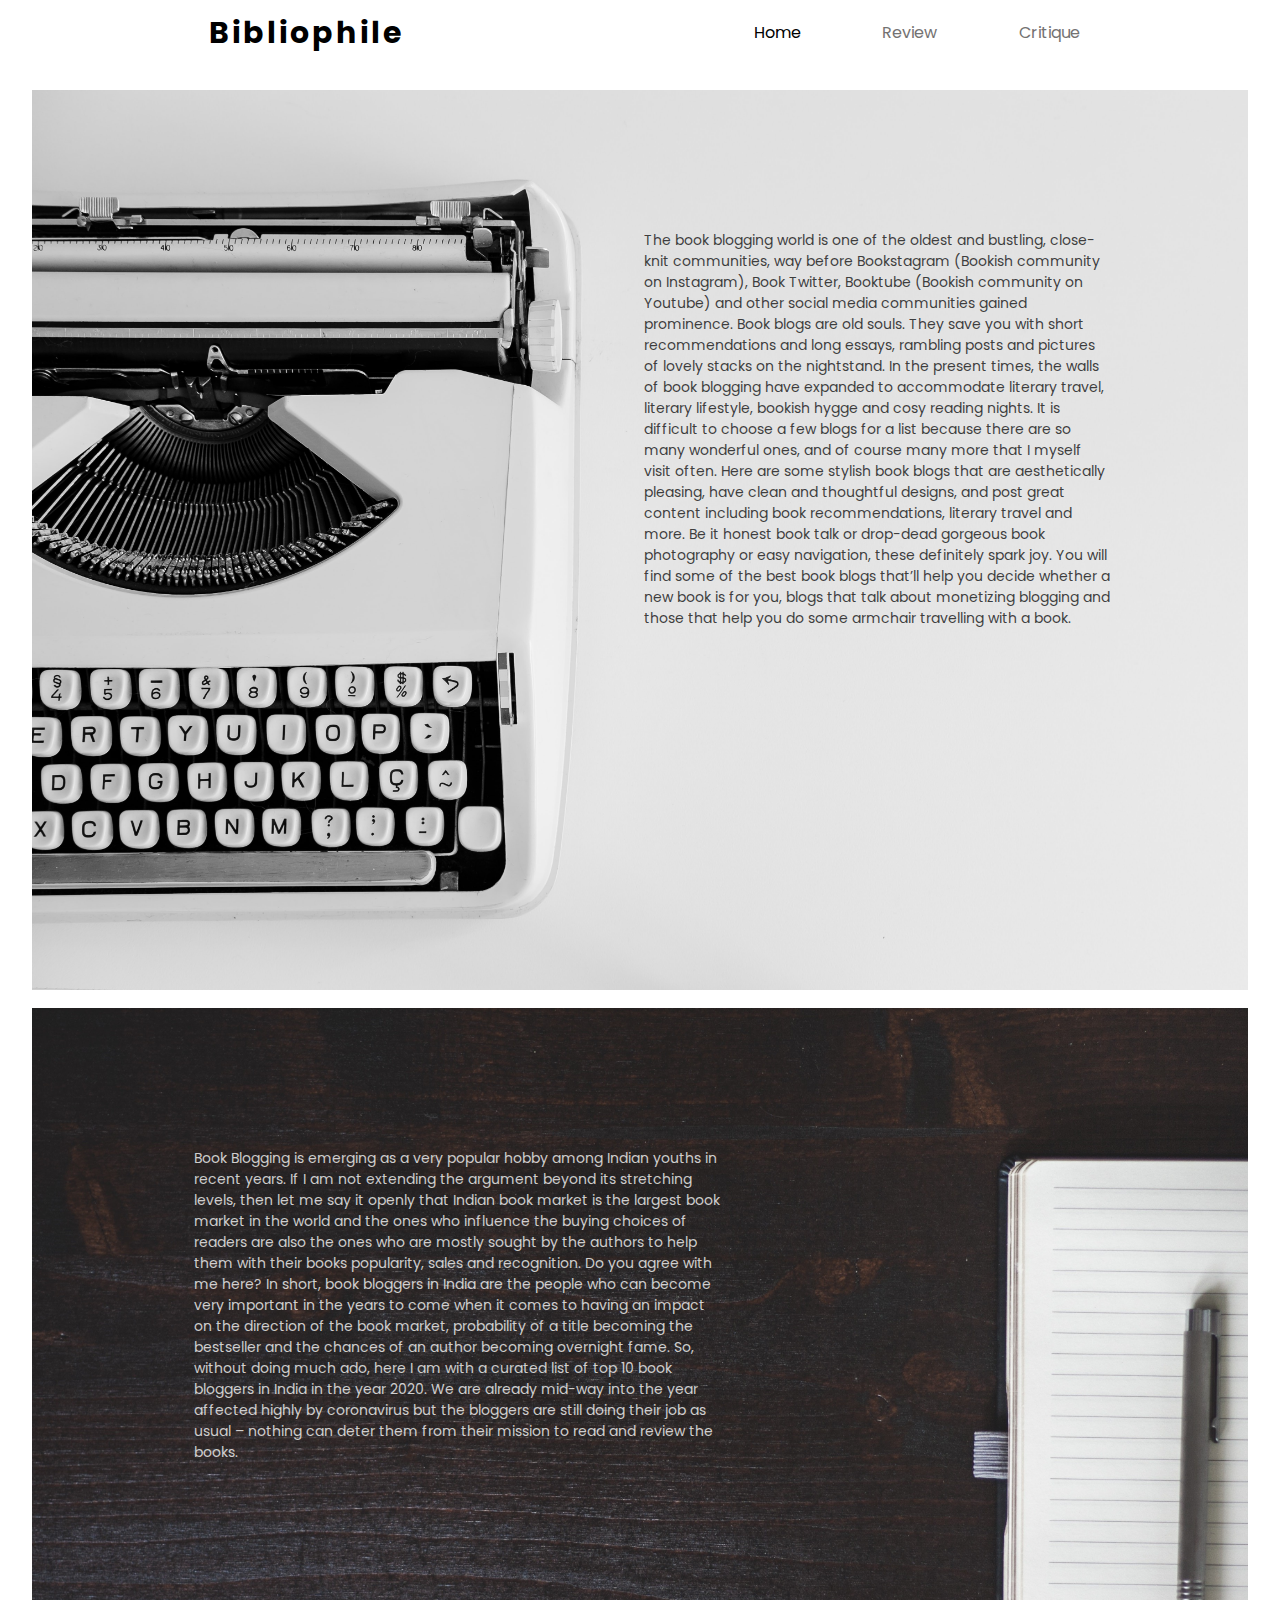
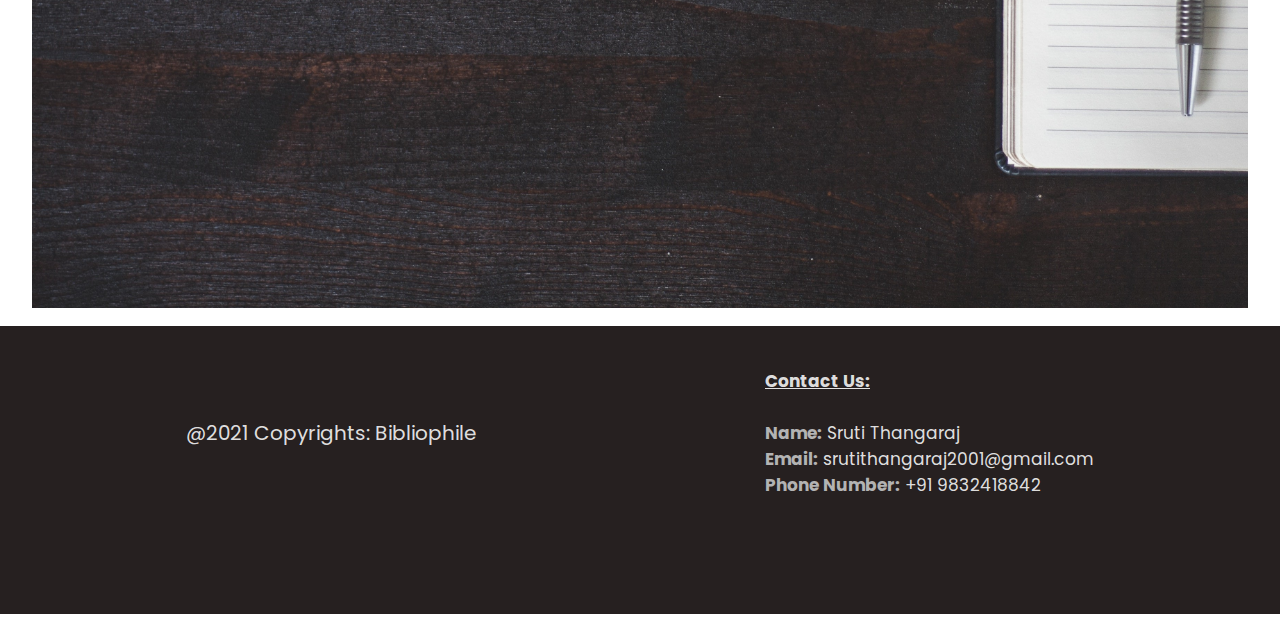
<file: index.html>
<!DOCTYPE html>
<html lang="en">
  <head>
    <meta charset="UTF-8" />
    <meta http-equiv="X-UA-Compatible" content="IE=edge" />
    <meta name="viewport" content="width=device-width, initial-scale=1.0" />
    <link rel="stylesheet" href="./styles/index.css" />




    <title>Document</title>
  </head>
  <body>
    <!-- header  -->

    <div id="header">
      <div>
        <h3>Bibliophile</h3>
      </div>
      <div class="nav">
        <ul class="nav-list">
          <li><a id="home" href="./index.html">Home</a></li>
          <li><a id="review" href="./review.html">Review</a></li>
          <li><a id="contact" href="./critique.html">Critique</a></li>
        </ul>
      </div>
      <img src="./Images/menu.png" id="menu" onclick="handleMenu()" />

 
    </div>



    <div id='mobile-container'>

      <ul class="mobile-nav-list">
        <li><a id="m-home" href="./index.html">Home</a></li>
        <hr>
        <li><a id="m-review" href="./review.html">Review</a></li>
        <hr>

        <li><a id="m-contact" href="./critique.html">Critique</a></li>
      </ul>

    </div>


    </div>
    <!-- header  -->

    <div class="section1">
      <div id="content1">
        <p>
          The book blogging world is one of the oldest and bustling, close-knit
          communities, way before Bookstagram (Bookish community on Instagram),
          Book Twitter, Booktube (Bookish community on Youtube) and other social
          media communities gained prominence. Book blogs are old souls. They
          save you with short recommendations and long essays, rambling posts
          and pictures of lovely stacks on the nightstand. In the present times,
          the walls of book blogging have expanded to accommodate literary
          travel, literary lifestyle, bookish hygge and cosy reading nights. It
          is difficult to choose a few blogs for a list because there are so
          many wonderful ones, and of course many more that I myself visit
          often. Here are some stylish book blogs that are aesthetically
          pleasing, have clean and thoughtful designs, and post great content
          including book recommendations, literary travel and more. Be it honest
          book talk or drop-dead gorgeous book photography or easy navigation,
          these definitely spark joy. You will find some of the best book blogs
          that’ll help you decide whether a new book is for you, blogs that talk
          about monetizing blogging and those that help you do some armchair
          travelling with a book.
          <br />
          <br />
        </p>
      </div>
    </div>
    <br />

    <div class="section2">
      <div id="content2">
        <p>
          Book Blogging is emerging as a very popular hobby among Indian youths
          in recent years. If I am not extending the argument beyond its
          stretching levels, then let me say it openly that Indian book market
          is the largest book market in the world and the ones who influence the
          buying choices of readers are also the ones who are mostly sought by
          the authors to help them with their books popularity, sales and
          recognition. Do you agree with me here? In short, book bloggers in
          India are the people who can become very important in the years to
          come when it comes to having an impact on the direction of the book
          market, probability of a title becoming the bestseller and the chances
          of an author becoming overnight fame. So, without doing much ado, here
          I am with a curated list of top 10 book bloggers in India in the year
          2020. We are already mid-way into the year affected highly by
          coronavirus but the bloggers are still doing their job as usual –
          nothing can deter them from their mission to read and review the
          books.
          <br />
          <br />
        </p>
      </div>
    </div>
    <br />

    <!-- footer  -->

    <div id="footer">
      <div>
        <p id="copyright">@2021 Copyrights: Bibliophile</p>
      </div>
      <div id="contact">
        <b><u> Contact Us:</u></b
        ><br />
        <br />

        <span style="color: rgb(179, 179, 179)"><b>Name:</b></span
        >&nbsp;Sruti Thangaraj<br />

        <span style="color: rgb(179, 179, 179)"><b>Email:</b></span
        >&nbsp;srutithangaraj2001@gmail.com <br />
        <span style="color: rgb(179, 179, 179)"><b>Phone Number:</b></span
        >&nbsp;+91 9832418842
      </div>
    </div>
    <!-- footer  -->


    <script>
      function handleMenu() {
        var x = document.getElementById("mobile-container");
        if (x.style.display === "block") {
          x.style.display = "none";
        } else {
          x.style.display = "block";
        }
      }
      </script>









  </body>
</html>
</file>
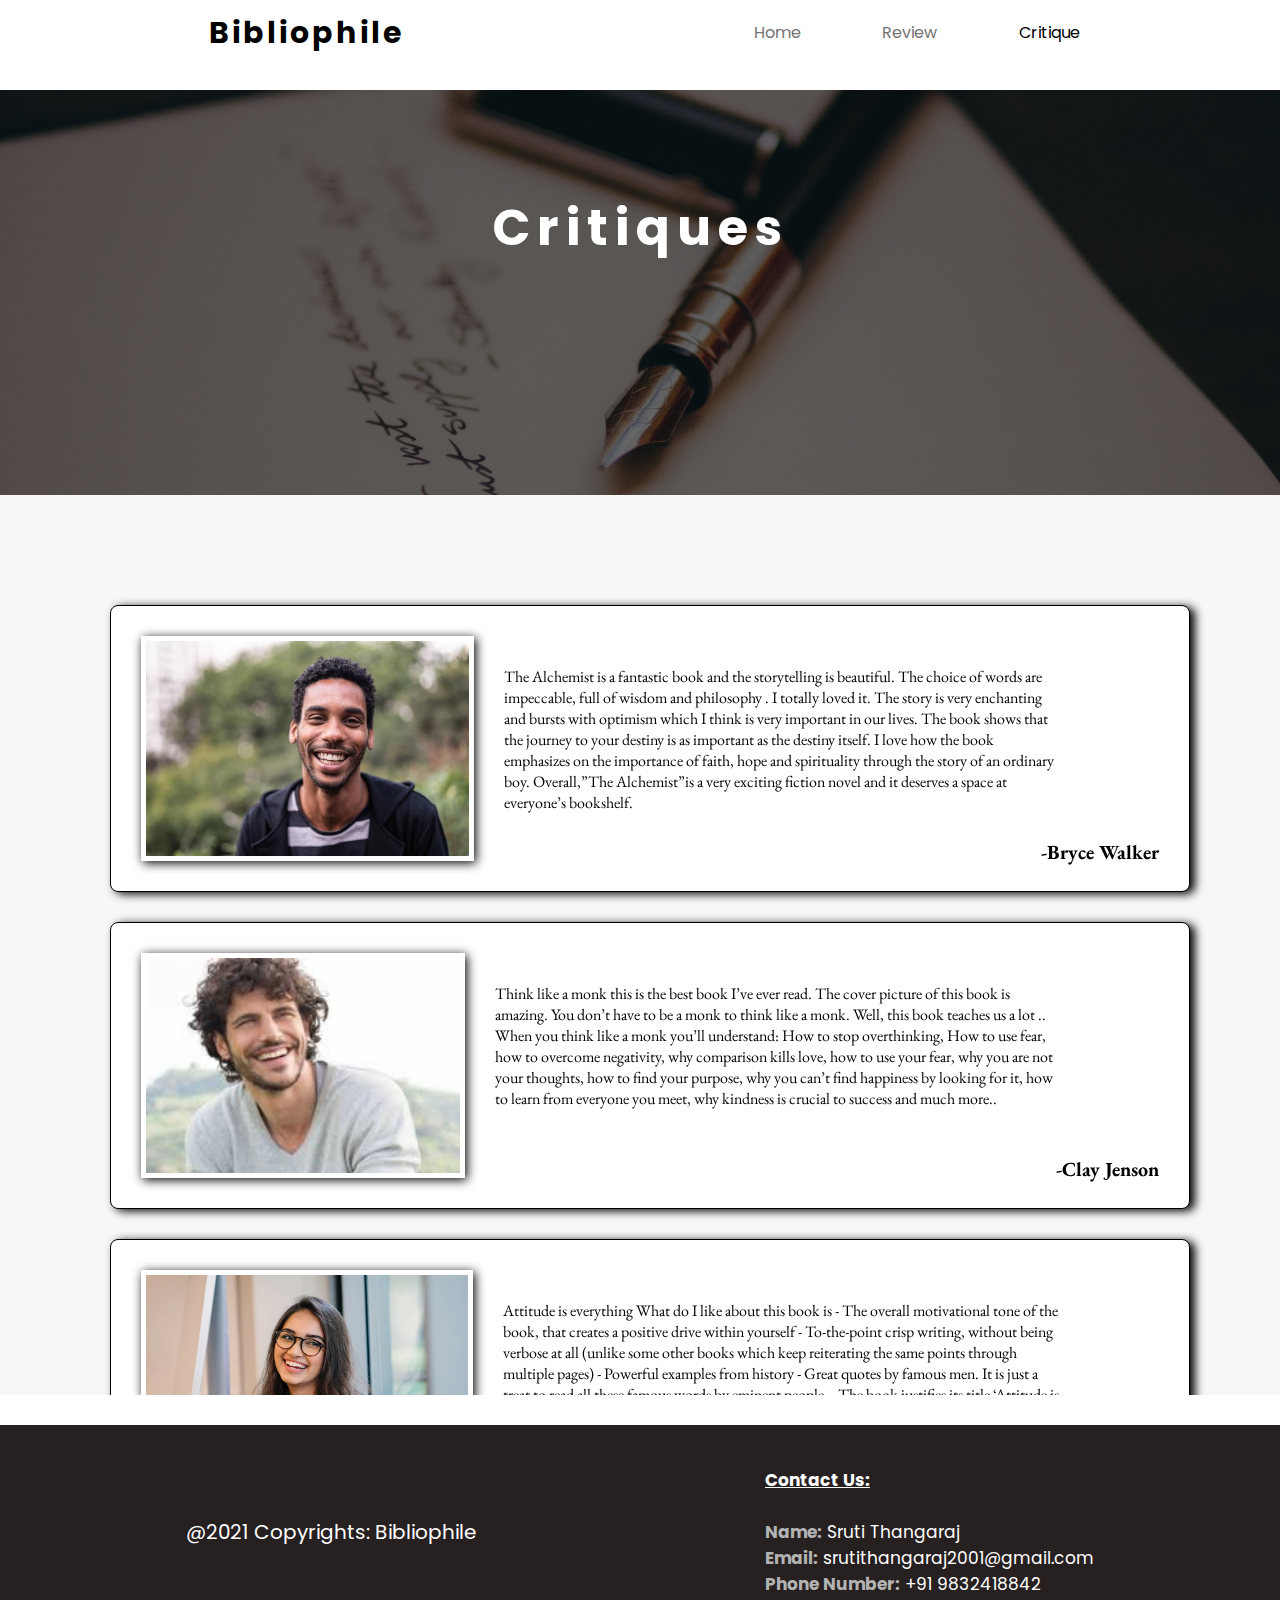
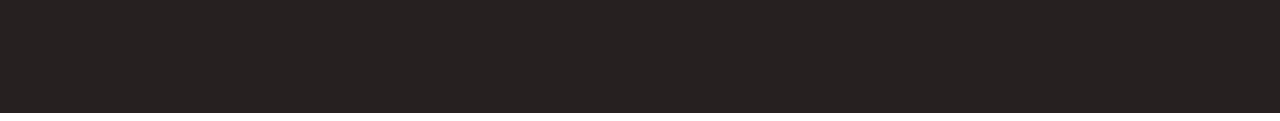
<file: critique.html>
<!DOCTYPE html>
<html lang="en">
  <head>
    <meta charset="UTF-8" />
    <meta http-equiv="X-UA-Compatible" content="IE=edge" />
    <meta name="viewport" content="width=device-width, initial-scale=1.0" />
    <link rel="stylesheet" href="./styles/critique.css" />
    <title>Document</title>
  </head>
  <body>
    <!-- header  -->

    <div id="header">
      <div>
        <h3>Bibliophile</h3>
      </div>
      <div class="nav">
        <ul class="nav-list">
          <li><a id="home" href="./index.html">Home</a></li>
          <li><a id="review" href="./review.html">Review</a></li>
          <li><a id="critique" href="./critique.html">Critique</a></li>
        </ul>
      </div>

      <img src="./Images/menu.png" id="menu" onclick="handleMenu()" />

    </div>

    <div id='mobile-container'>

      <ul class="mobile-nav-list">
        <li><a id="m-home" href="./index.html">Home</a></li>
        <hr>
        <li><a id="m-review" href="./review.html">Review</a></li>
        <hr>

        <li><a id="m-contact" href="./critique.html">Critique</a></li>
      </ul>

    </div>


    </div>

    <!-- header  -->
    <div class="section1">
      <h3 id="critiquehead">Critiques</h3>
    </div>
    <div class="content">
      <div class="container">
        <div class="critic">
          <div class="critic-img">
            <img src="./Images/Picture5.jpg" />
          </div>
          <div class="critique-content">
            <div class="critique-title">
              <p>
                The Alchemist is a fantastic book and the storytelling is
                beautiful. The choice of words are impeccable, full of wisdom
                and philosophy . I totally loved it. The story is very
                enchanting and bursts with optimism which I think is very
                important in our lives. The book shows that the journey to your
                destiny is as important as the destiny itself. I love how the
                book emphasizes on the importance of faith, hope and
                spirituality through the story of an ordinary boy. Overall,”The
                Alchemist”is a very exciting fiction novel and it deserves a
                space at everyone’s bookshelf.
              </p>
            </div>
            <div id="name">-Bryce Walker</div>
          </div>
        </div>

        <div class="critic">
          <div class="critic-img">
            <img src="./Images/images1.png" />
          </div>
          <div class="critique-content">
            <div class="critique-title">
              <p>
                Think like a monk this is the best book I’ve ever read. The
                cover picture of this book is amazing. You don’t have to be a
                monk to think like a monk. Well, this book teaches us a lot ..
                When you think like a monk you’ll understand: How to stop
                overthinking, How to use fear, how to overcome negativity, why
                comparison kills love, how to use your fear, why you are not
                your thoughts, how to find your purpose, why you can’t find
                happiness by looking for it, how to learn from everyone you
                meet, why kindness is crucial to success and much more..
              </p>
            </div>
            <div id="name">-Clay Jenson</div>
          </div>
        </div>
        <div class="critic">
          <div class="critic-img">
            <img src="./Images/shutterstock_1433809409.png" />
          </div>
          <div class="critique-content">
            <div class="critique-title">
              <p>
                Attitude is everything What do I like about this book is - The
                overall motivational tone of the book, that creates a positive
                drive within yourself - To-the-point crisp writing, without
                being verbose at all (unlike some other books which keep
                reiterating the same points through multiple pages) - Powerful
                examples from history - Great quotes by famous men. It is just a
                treat to read all these famous words by eminent people. - The
                book justifies its title ‘Attitude is everything’ through its
                content.
              </p>
            </div>
            <div id="name">-Jessica Davis</div>
          </div>
        </div>
        <div class="critic">
          <div class="critic-img">
            <img src="./Images/pexels-photo-1239291.png" />
          </div>
          <div class="critique-content">
            <div class="critique-title">
              <p>
                The power of Subconscious Mind Very useful book...good for
                maintaining a calm mental health and it contains so many
                inspirational incidents where the power of subconscious mind
                changed the life of so many persons...must read book...highly
                recommended for youngsters to build a good future...
              </p>
            </div>
            <div id="name">-Hanna Baker</div>
          </div>
        </div>
      </div>
    </div>

    <!-- Footer  -->
    <div id="footer">
      <div>
        <p id="copyright">@2021 Copyrights: Bibliophile</p>
      </div>
      <div id="contact">
        <b><u> Contact Us:</u></b
        ><br />
        <br />

        <span style="color: rgb(179, 179, 179)"><b>Name:</b></span
        >&nbsp;Sruti Thangaraj<br />

        <span style="color: rgb(179, 179, 179)"><b>Email:</b></span
        >&nbsp;srutithangaraj2001@gmail.com <br />
        <span style="color: rgb(179, 179, 179)"><b>Phone Number:</b></span
        >&nbsp;+91 9832418842
      </div>
    </div>
    <!-- Footer  -->


    
    <script>
      function handleMenu() {
        var x = document.getElementById("mobile-container");
        if (x.style.display === "block") {
          x.style.display = "none";
        } else {
          x.style.display = "block";
        }
      }
      </script>
  </body>
</html>
</file>
<file: styles/index.css>
@import url("https://fonts.googleapis.com/css2?family=Poppins:wght@500&display=swap");
@import url("https://fonts.googleapis.com/css2?family=Share+Tech&display=swap");
* {
  margin: 0;
  padding: 0;
  box-sizing: border-box;
  height: 100%;
}

#header {
  height: 10%;
  background-color: #ffff;
  position: sticky;
  top: 0;
  display: flex;
  justify-content: space-around;
}

#header h3 {
  padding: 10px;
  margin-left: 60px;
  font-size: 30px;
  font-family: "Poppins", sans-serif;
  letter-spacing: 3px;
}
/* navigation */
.nav {
  width: 35%;
  padding: 20px;
}

.nav-list {
  display: flex;
  justify-content: space-around;
}

.nav-list li {
  list-style: none;
}

.nav-list a {
  text-decoration: none;
  color: black;
  font-family: "Poppins", sans-serif;
  padding: 20px;
  color: #747272;
}

/* mobile navigation */

#mobile-container {
  width: 100%;
  height: max-content;
  border: 1px solid black;
  background-color: white;
  text-align: center;
  position: sticky;
  top: 10%;
  display: none;
}
#mobile-container li {
  padding: 20px;
  list-style: none;
}

#mobile-container a {
  text-decoration: none;
  color: black;
  font-family: "Poppins", sans-serif;
  padding: 20px;
  color: #747272;
}

#home {
  color: black;
}

.section1 {
  width: 95%;

  margin-left: auto;
  margin-right: auto;
  background-image: url("../Images/james-pond-Z0uzZSM5i4M-unsplash.jpg");
  background-size: cover;
  background-repeat: no-repeat;
}

#content1 {
  width: 45%;
  height: 50%;
  float: right;
  padding: 40px;
  margin-right: 8%;
  margin-top: 100px;
  font-size: 17px;
  font-family: "Poppins", sans-serif;
  color: rgba(32, 32, 32, 0.856);
}

.section2 {
  background-image: url("../Images/pexels-negative-space-97076.jpg");
  background-size: cover;
  background-repeat: no-repeat;
  width: 95%;
  margin-left: auto;
  margin-right: auto;
}

#content2 {
  width: 50%;
  height: 50%;
  float: left;
  color: rgba(245, 245, 245, 0.815);
  margin-top: 100px;
  margin-left: 10%;
  padding: 40px;
  font-size: 17px;
  font-family: "Poppins", sans-serif;
}

#footer {
  width: 100%;
  height: 32%;
  background-color: #262020;
  text-align: center;
  color: rgba(255, 255, 255, 0.87);
  padding: 42px;
  font-size: 17px;
  font-family: "Poppins", sans-serif;
  display: flex;
  justify-content: space-around;
}

#contact {
  text-align: left;
}

#copyright {
  margin-top: 50px;
  font-size: 20px;
}

#menu {
  width: 6%;
  height: 60%;
  margin-top: auto;
  margin-bottom: auto;
  display: none;
  cursor: pointer;
}

@media (max-width: 1300px) {
  #content1,
  #content2 {
    font-size: 14px;
  }
}

@media (max-width: 1040px) {
  .nav {
    display: none;
  }
  #menu {
    display: block;
    margin-right: 40px;
  }

  #header {
    justify-content: space-between;
  }

  .section1 {
    width: 90%;
    height: max-content;
    background-color: #cfcfcf;
    background-image: none;
  }

  #content1 {
    margin-right: auto;
    margin-left: auto;
    width: 90%;
    font-size: 17px;
    float: none;
    font-family: "Poppins", sans-serif;
  }

  .section2 {
    width: 90%;
    background-image: url("../Images/pexels-negative-space-97076-copy.jpg");
    height: max-content;
  }

  #content2 {
    margin-right: auto;
    margin-left: auto;
    width: 90%;
    font-size: 17px;
    float: none;
    font-family: "Poppins", sans-serif;
  }

  #contact {
    font-size: 50%;
    text-align: left;
  }

  #copyright {
    margin-top: 20px;
    font-size: 10px;
  }
}
</file>
<file: styles/critique.css>
@import url("https://fonts.googleapis.com/css2?family=Poppins:wght@500&display=swap");
@import url("https://fonts.googleapis.com/css2?family=Share+Tech&display=swap");
@import url("https://fonts.googleapis.com/css2?family=EB+Garamond:wght@500&display=swap");

* {
  margin: 0;
  padding: 0;
  box-sizing: border-box;
  height: 100%;
}

#header {
  height: 10%;
  background-color: #ffff;
  position: sticky;
  top: 0;
  display: flex;
  justify-content: space-around;
}

#header h3 {
  padding: 10px;
  margin-left: 60px;
  font-size: 30px;
  font-family: "Poppins", sans-serif;
  letter-spacing: 3px;
}

.nav {
  width: 35%;
  padding: 20px;
}

.nav-list {
  display: flex;
  justify-content: space-around;
}

.nav-list li {
  list-style: none;
}

.nav-list a {
  text-decoration: none;
  color: black;
  font-family: "Poppins", sans-serif;
  padding: 20px;
  color: #747272;
}

/* mobile navigation */

#mobile-container {
  width: 100%;
  height: max-content;
  border: 1px solid black;
  background-color: white;
  text-align: center;
  position: sticky;
  top: 10%;
  display: none;
  z-index: 2;
}
#mobile-container li {
  padding: 20px;
  list-style: none;
}

#mobile-container a {
  text-decoration: none;
  color: black;
  font-family: "Poppins", sans-serif;
  padding: 20px;
  color: #747272;
}

#critique {
  color: black;
}
.section1 {
  width: 100%;
  height: 45%;
  text-align: center;
  background-image: url("../Images/alvaro-serrano-hjwKMkehBco-unsplash.jpg");
  background-size: cover;
  background-position-y: -200px;
  background-repeat: no-repeat;
  background-blend-mode: darken;
  background-color: rgba(0, 0, 0, 0.575);
}

#critiquehead {
  font-size: 30px;
  color: white;
  font-family: "Poppins", sans-serif;
  padding: 100px;
  font-size: 50px;
  letter-spacing: 7px;
}

.content {
  background-color: #f7f7f7;
  display: flex;
  flex-wrap: wrap;
  padding: 40px;
  overflow-y: auto;
}

.container {
  background-color: #f7f7f7;
  width: 90%;
  margin-left: auto;
  margin-right: auto;
  margin: 40px;
}

.critic {
  width: 100%;
  height: 35%;
  border: 1px solid black;
  margin: 30px;
  background-color: white;
  border-radius: 8px;
  display: flex;
  font-family: "EB Garamond", serif;
  padding: 30px;
  box-shadow: 5px 2px 10px black;
}

.critic-img {
  box-shadow: 2px 2px 10px black;
  padding: 5px;
}
#menu {
  width: 6%;
  height: 60%;
  margin-top: auto;
  margin-bottom: auto;
  display: none;
  cursor: pointer;
}

.critique-title {
  width: 90%;
  padding: 30px;
  font-family: "EB Garamond", serif;
  position: relative;
  resize: none;
  overflow: auto;
  height: 90%;
}

#name {
  float: right;
  font-weight: bolder;
  font-size: 20px;
  position: relative;
}

#footer {
  margin-top: 30px;
  width: 100%;
  height: 32%;
  background-color: #262020;
  text-align: center;
  color: white;
  padding: 42px;
  font-size: 17px;
  font-family: "Poppins", sans-serif;
  display: flex;
  justify-content: space-around;
  position: relative;
  bottom: 0;
}

.critique-title::-webkit-scrollbar {
  width: 10px;
}

/* Track */
.critique-title::-webkit-scrollbar-track {
  background: #f1f1f1;
}

/* Handle */
.critique-title::-webkit-scrollbar-thumb {
  background: #888;
}

/* Handle on hover */
.critique-title::-webkit-scrollbar-thumb:hover {
  background: #555;
}

.content::-webkit-scrollbar {
  width: 10px;
}

/* Track */
.content::-webkit-scrollbar-track {
  background: #f1f1f1;
}

/* Handle */
.content::-webkit-scrollbar-thumb {
  background: #888;
}

/* Handle on hover */
.content::-webkit-scrollbar-thumb:hover {
  background: #555;
}

#contact {
  text-align: left;
}

#copyright {
  margin-top: 50px;
  font-size: 20px;
}

/* @media (max-width: 1350px) {
  .critic {
    font-size: 80%;
    height: 50%;
  }
} */

@media (max-width: 1040px) {
  .nav {
    display: none;
  }
  #menu {
    display: block;
    margin-right: 40px;
  }

  #header {
    justify-content: space-between;
  }

  #contact {
    font-size: 50%;
    text-align: left;
  }

  #copyright {
    margin-top: 20px;
    font-size: 10px;
  }
}

@media (max-width: 850px) {
  .section1 {
    background-position-y: 0;
  }

  .critic {
    margin: 10px;
    width: 100%;
  }
  #name {
    font-size: 90%;
  }
  .critic-img {
    display: none;
  }
}
</file>
